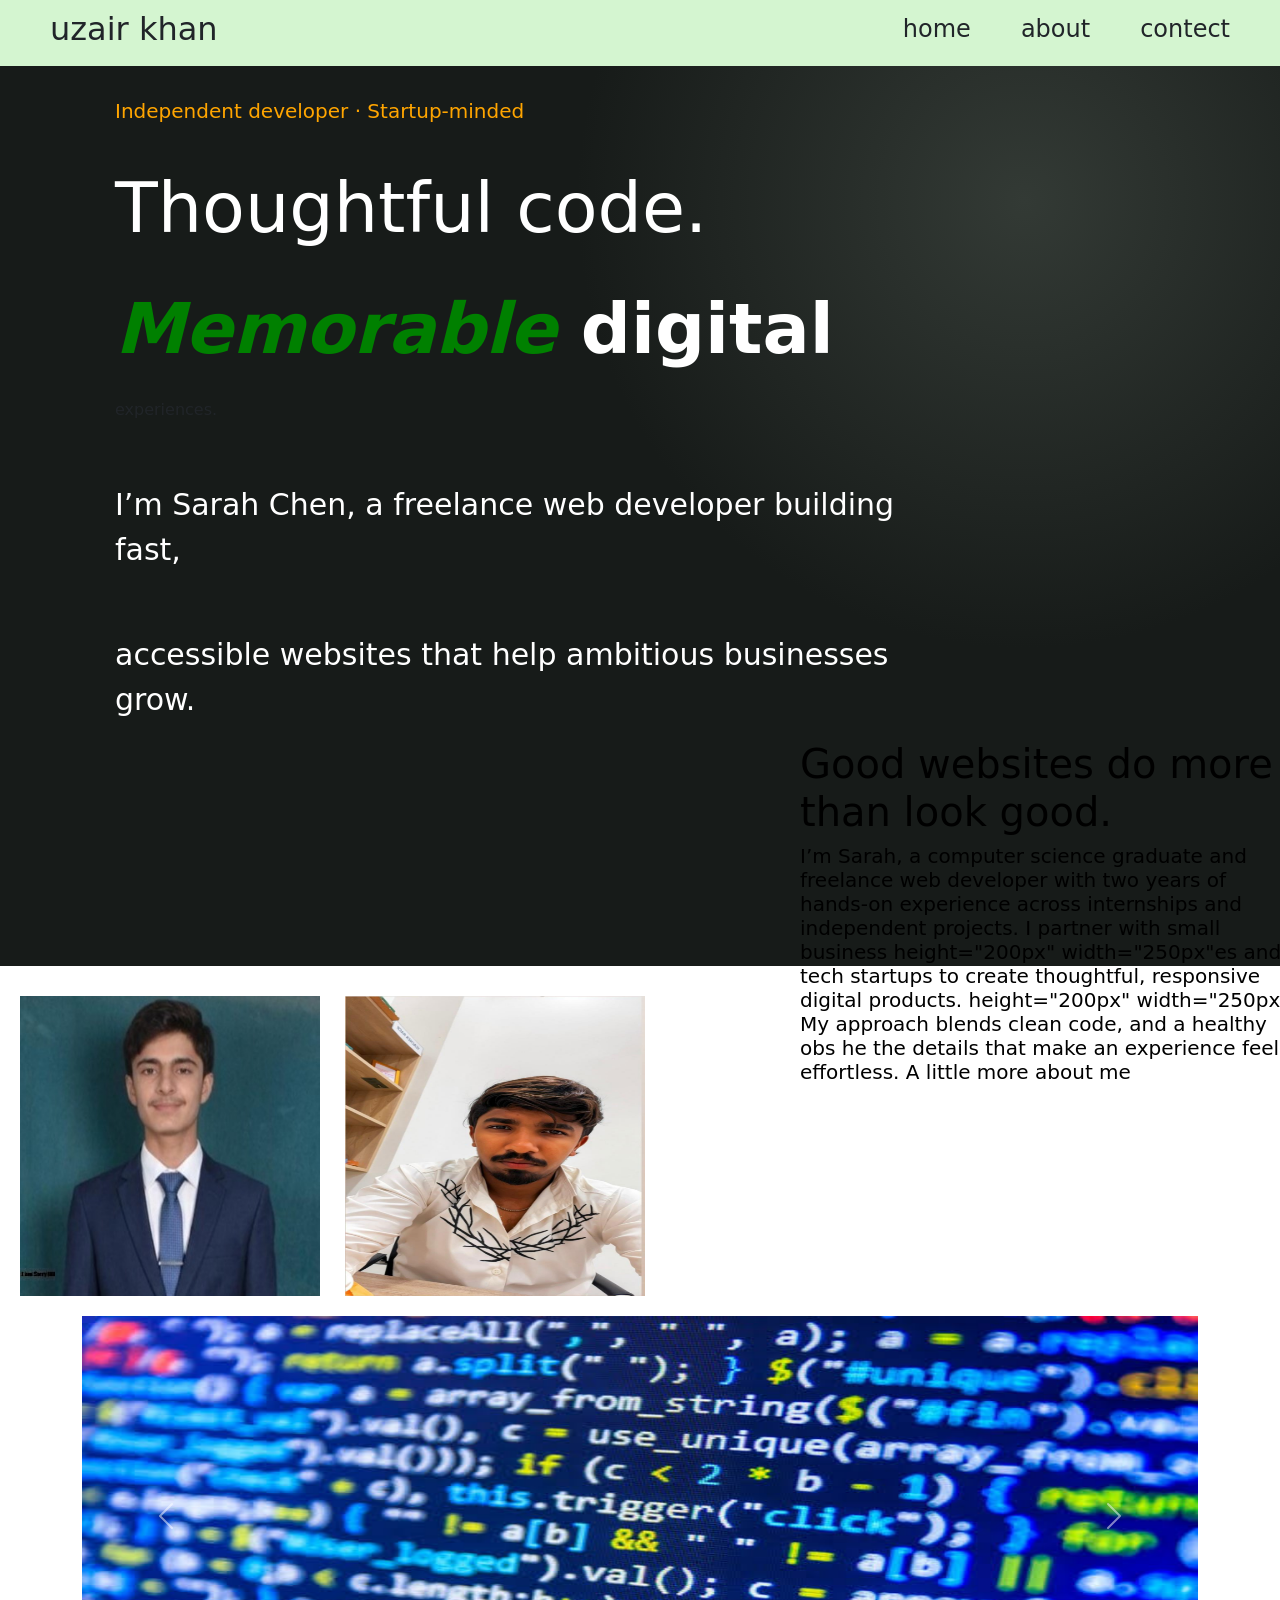
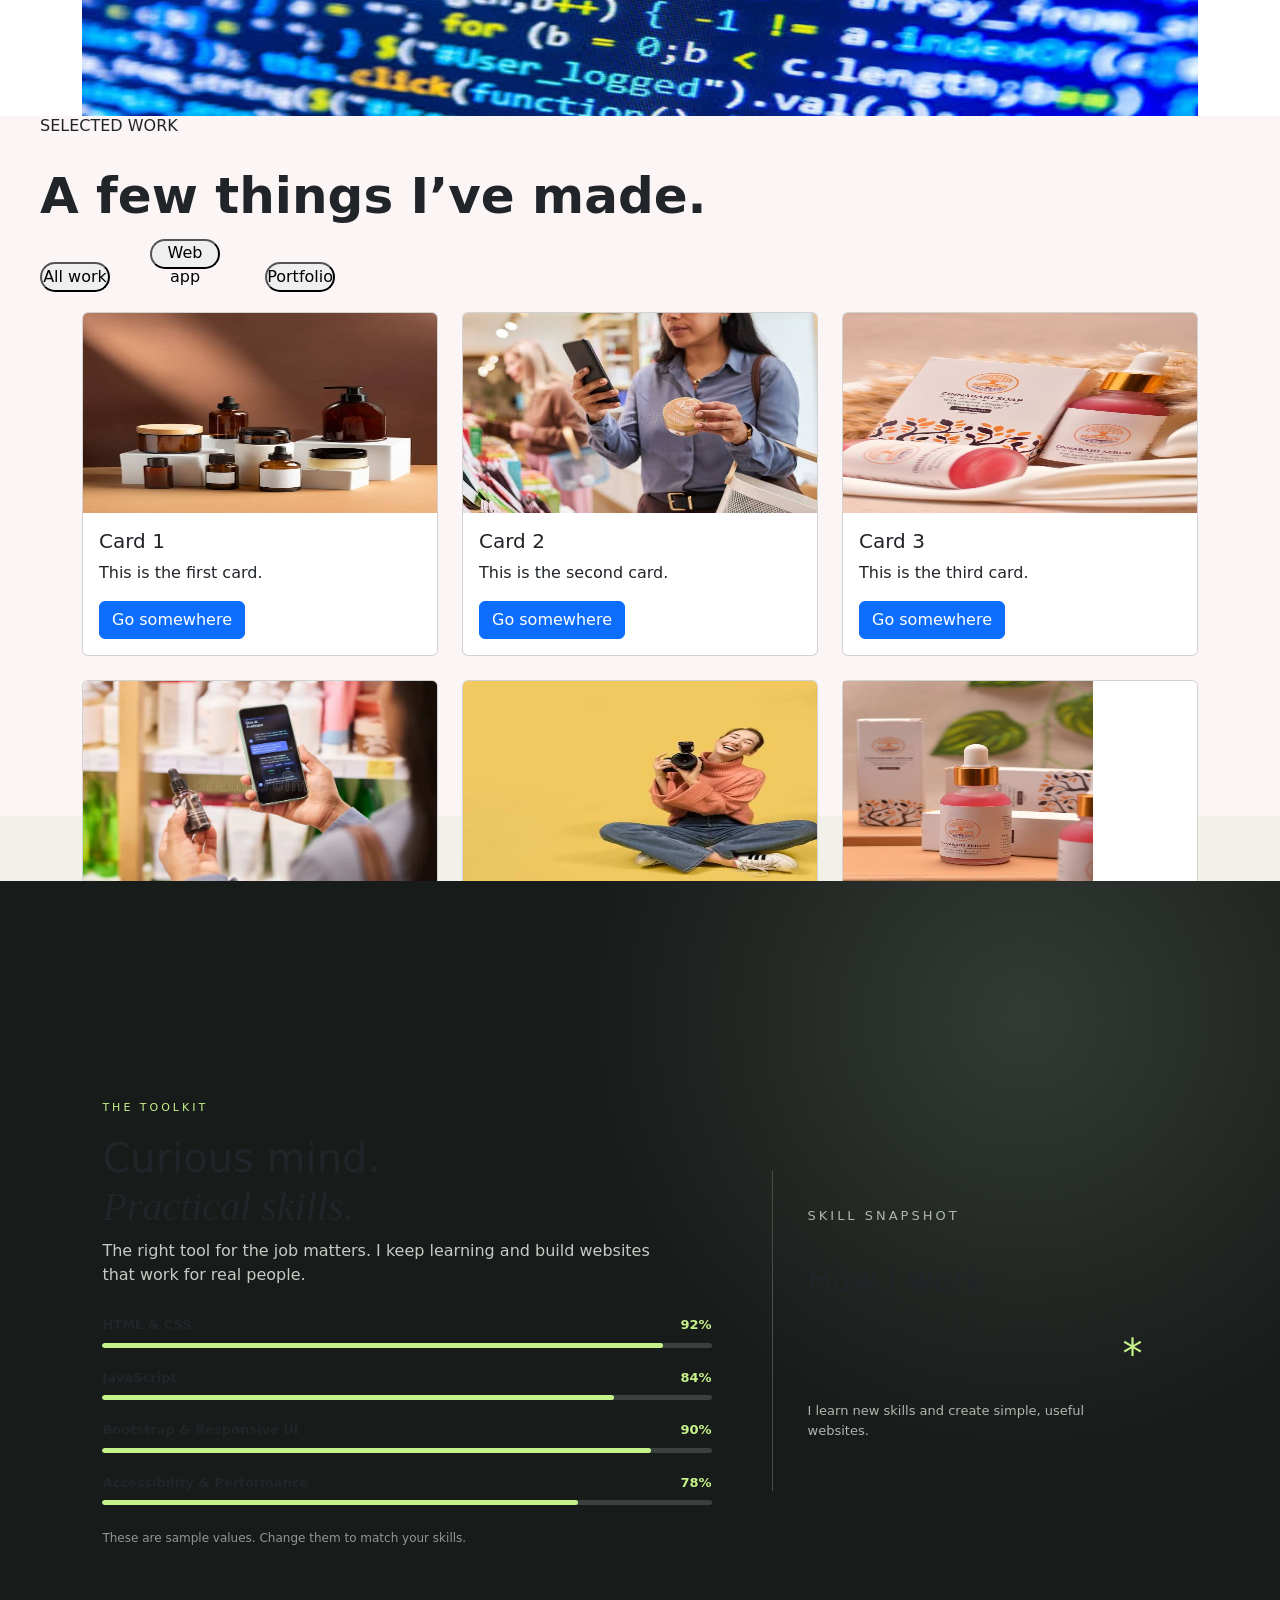
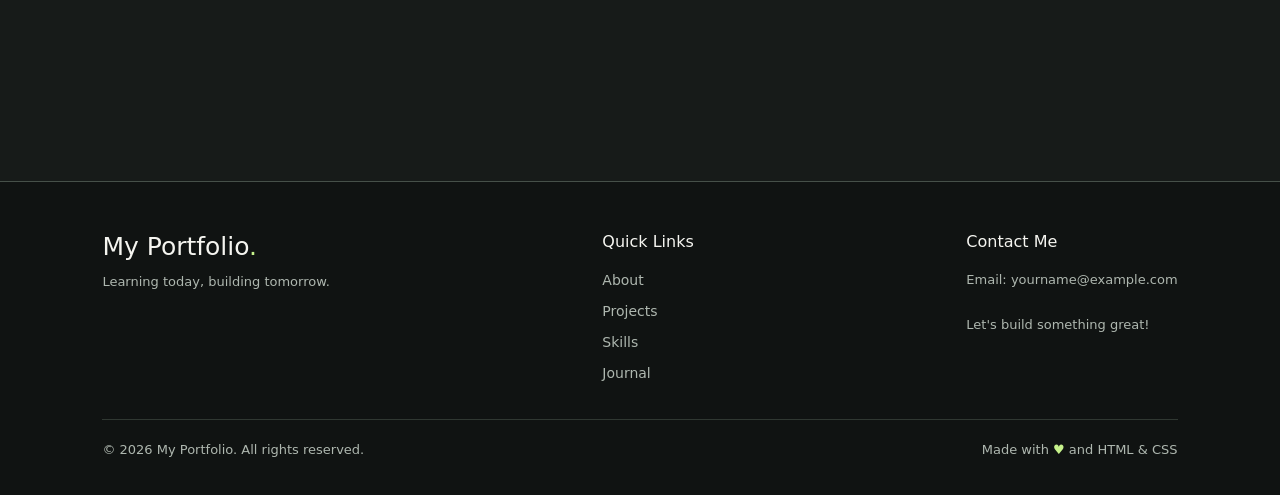
<file: index.html>
<!DOCTYPE html>
<html lang="en">
<head>
    <meta charset="UTF-8">
    <meta name="viewport" content="width=device-width, initial-scale=1.0 height="200px" width="250px"">
    <title>Document</title>
    <link rel="stylesheet" href="style.css">
   <link href="https://cdn.jsdelivr.net/npm/bootstrap@5.0.2/dist/css/bootstrap.min.css" rel="stylesheet" integrity="sha384-EVSTQN3/azprG1Anm3QDgpJLIm9Nao0Yz1ztcQTwFspd3yD65VohhpuuCOmLASjC" crossorigin="anonymous"><script src="https://cdn.jsdelivr.net/npm/bootstrap@5.0.2/dist/js/bootstrap.bundle.min.js" integrity="sha384-MrcW6ZMFYlzcLA8Nl+NtUVF0sA7MsXsP1UyJoMp4YLEuNSfAP+JcXn/tWtIaxVXM" crossorigin="anonymous"></script>

</head>
<body>
            
        <div id="nav">
    <h2>uzair khan</h2>
    <div id="part2">
        <h4>home</h4>
        <h4>about</h4>
        <h4>contect</h4>
        
    </div>
</div>

<section class="hero">
    <video autoplay muted loop playsinline>
        <source src="./coding.mp4" type="video/mp4">
    </video>
    <div class="heading">
        <div class="positionfixed">

            <p class="p1">Independent developer · Startup-minded</p>
            <p class="p2">Thoughtful code.</p>
            <p class="p3"><i class="itag">Memorable</i> digital</p>
           <p class="p4">experiences.</p>
            <p class="paragraph">I’m Sarah Chen, a freelance web developer building fast,</p>
            <p class="paragraph">accessible websites that help ambitious businesses grow.</p>
        </div>
    </div>
   
</section>
 
        

<div>
    <img class="images1" src="./uzair jaan.jpg" alt="" >
   <img class="images2" src="./dost.jpg" alt="">
   <div class="infromation">


        <h1>Good websites do more than look good.</h1>

        <h5>I’m Sarah, a computer science graduate and freelance web developer with two years of hands-on experience across internships and independent projects. I partner with small business height="200px" width="250px"es and tech startups to create thoughtful, responsive digital products. height="200px" width="250px"

My approach blends clean code, and a healthy obs he the details that make an experience feel effortless.

A little more about me </h5>

    </div>
       </div>
    <div class="carousel">

  
    <div class="container fluad">

    <div id="carouselExampleControls" class="carousel slide" data-bs-ride="carousel">
  <div class="carousel-inner">
    <div class="carousel-item active">
      <img src="./coding1.jpg" class="d-block w-100" alt="..." height="400px" width="100%">
    </div>
    <div class="carousel-item">
      <img src="./coding2.jpg" class="d-block w-100" alt="..." height="400px" width="100%">
    </div>
    <div class="carousel-item">
      <img src="./coding3.jpg" class="d-block w-100" alt="..." height="400px" width="100%" >
    </div>
  </div>
  <button class="carousel-control-prev" type="button" data-bs-target="#carouselExampleControls" data-bs-slide="prev">
    <span class="carousel-control-prev-icon" aria-hidden="true"></span>
    <span class="visually-hidden" height="200px" width="250px">Previous</span>
  </button>
  <button class="carousel-control-next" type="button" data-bs-target="#carouselExampleControls" data-bs-slide="next">
    <span class="carousel-control-next-icon" aria-hidden="true"></span>
    <span class="visually-hidden" height="200px" width="250px">Next</span>
  </button>
</div>

    </div>
  </div>
  

</div> 
</div>
</div>

    


    <div class="productcard">
        
    
    <h6>SELECTED WORK</h6>
    <h1 class="afewthing">A few things I’ve made.</h1>
    <button class="butt">All work</bu height="200px" width="250px"tton>
    <button class="butt">Web app</button>
    <button class="butt">Portfolio</button>
   


<div class="com">
<div class="container">
  <div class="row g-4">

    <!-- Card 1 -->
    <div class="col-md-4">
      <div class="card h-100">
        <img src="./1.jpg" class="card-img-top" alt="Card 1" height="200px" width="250px">
        <div class="card-body">
          <h5 class="card-title">Card 1</h5>
          <p class="card-text">This is the first card.</p>
          <a href="#" class="btn btn-primary">Go somewhere</a>
        </div>
      </div>
    </div>

    <!-- Card 2 -->
    <div class="col-md-4">
      <div class="card h-100">
        <img src="./5.jpg" class="card-img-top" alt="Card 2" height="200px" width="250px">
        <div class="card-body">
          <h5 class="card-title">Card 2</h5>
          <p class="card-text">This is the second card.</p>
          <a href="#" class="btn btn-primary">Go somewhere</a>
        </div>
      </div>
    </div>

    <!-- Card 3 -->
    <div class="col-md-4">
      <div class="card h-100">
        <img src="./3.jpg" class="card-img-top" alt="Card 3" height="200px" width="250px">
        <div class="card-body">
          <h5 class="card-title">Card 3</h5>
          <p class="card-text">This is the third card.</p>
          <a href="#" class="btn btn-primary">Go somewhere</a>
        </div>
      </div>
    </div>

    <!-- Card 4 -->
    <div class="col-md-4">
      <div class="card h-100">
        <img src="./6.webp" class="card-img-top" alt="Card 4" height="200px" width="250px">
        <div class="card-body">
          <h5 class="card-title">Card 4</h5>
          <p class="card-text">This is the fourth card.</p>
          <a href="#" class="btn btn-primary">Go somewhere</a>
        </div>
      </div>
    </div>

    <!-- Card 5 -->
    <div class="col-md-4">
      <div class="card h-100">
        <img src="./4.jpg" class="card-img-top" alt="Card 5" height="200px" width="250px">
        <div class="card-body">
          <h5 class="card-title">Card 5</h5>
          <p class="card-text">This is the fifth card.</p>
          <a href="#" class="btn btn-primary">Go somewhere</a>
        </div>
      </div>
    </div>

    <!-- Card 6 -->
    <div class="col-md-4">
      <div class="card h-100">
        <img src="./2.jpg" alt="Card 6" height="200px" width="250px">
        <div class="card-body">
          <h5 class="card-title">Card 6</h5>
          <p class="card-text">This is the sixth card.</p>
          <a href="#" class="btn btn-primary">Go somewhere</a>
        </div>
      </div>
    </div>

  </div>
</div>

</div>
</div>



    <!-- Navbar -->
    <nav>
        <a href="#about">About</a>
        <a href="#projects">Projects</a>
        <a href="#skills">Skills</a>
        <a href="#journal">Journal</a>
    </nav>

    <!-- Main Section -->
    <div class="hero" id="about">

        <!-- Left Side -->
        <div class="left">

            <p class="small-title">THE TOOLKIT</p>

            <h1>
                Curious mind.<br>
                <span>Practical skills.</span>
            </h1>

            <p class="intro">
                The right tool for the job matters.
                I keep learning and build websites
                that work for real people.
            </p>

            <!-- Skills -->
            <div class="skills" id="skills">

                <div class="skill">
                    <div class="skill-name">
                        <b>HTML & CSS</b>
                        <b class="percent">92%</b>
                    </div>
                    <div class="bar">
                        <div class="fill" style="width:92%"></div>
                    </div>
                </div>

                <div class="skill">
                    <div class="skill-name">
                        <b>JavaScript</b>
                        <b class="percent">84%</b>
                    </div>
                    <div class="bar">
                        <div class="fill" style="width:84%"></div>
                    </div>
                </div>

                <div class="skill">
                    <div class="skill-name">
                        <b>Bootstrap & Responsive UI</b>
                        <b class="percent">90%</b>
                    </div>
                    <div class="bar">
                        <div class="fill" style="width:90%"></div>
                    </div>
                </div>

                <div class="skill">
                    <div class="skill-name">
                        <b>Accessibility & Performance</b>
                        <b class="percent">78%</b>
                    </div>
                    <div class="bar">
                        <div class="fill" style="width:78%"></div>
                    </div>
                </div>

            </div>

            <p class="note">
                These are sample values. Change them to match your skills.
            </p>

        </div>

        <!-- Right Side -->
        <div class="right" id="projects">

            <p class="small-title">SKILL SNAPSHOT</p>

            <h2>How I work</h2>

            <div class="star">*</div>

            <p id="journal">
                I learn new skills and create
                simple, useful websites.
            </p>

        </div>

    </div>



<!-- Footer Start -->
<footer class="footer">

    <div class="footer-content">

        <div class="footer-logo">
            <h2>My Portfolio<span>.</span></h2>
            <p>Learning today, building tomorrow.</p>
        </div>

        <div class="footer-links">
            <h3>Quick Links</h3>
            <a href="#about">About</a>
            <a href="#projects">Projects</a>
            <a href="#skills">Skills</a>
            <a href="#journal">Journal</a>
        </div>

        <div class="footer-contact">
            <h3>Contact Me</h3>
            <p>Email: yourname@example.com</p>
            <p>Let's build something great!</p>
        </div>

    </div>

    <div class="footer-bottom">
        <p>&copy; 2026 My Portfolio. All rights reserved.</p>
        <p>Made with <span>♥</span> and HTML & CSS</p>
    </div>

</footer>
<!-- Footer End -->


</body>
</html>
</file>
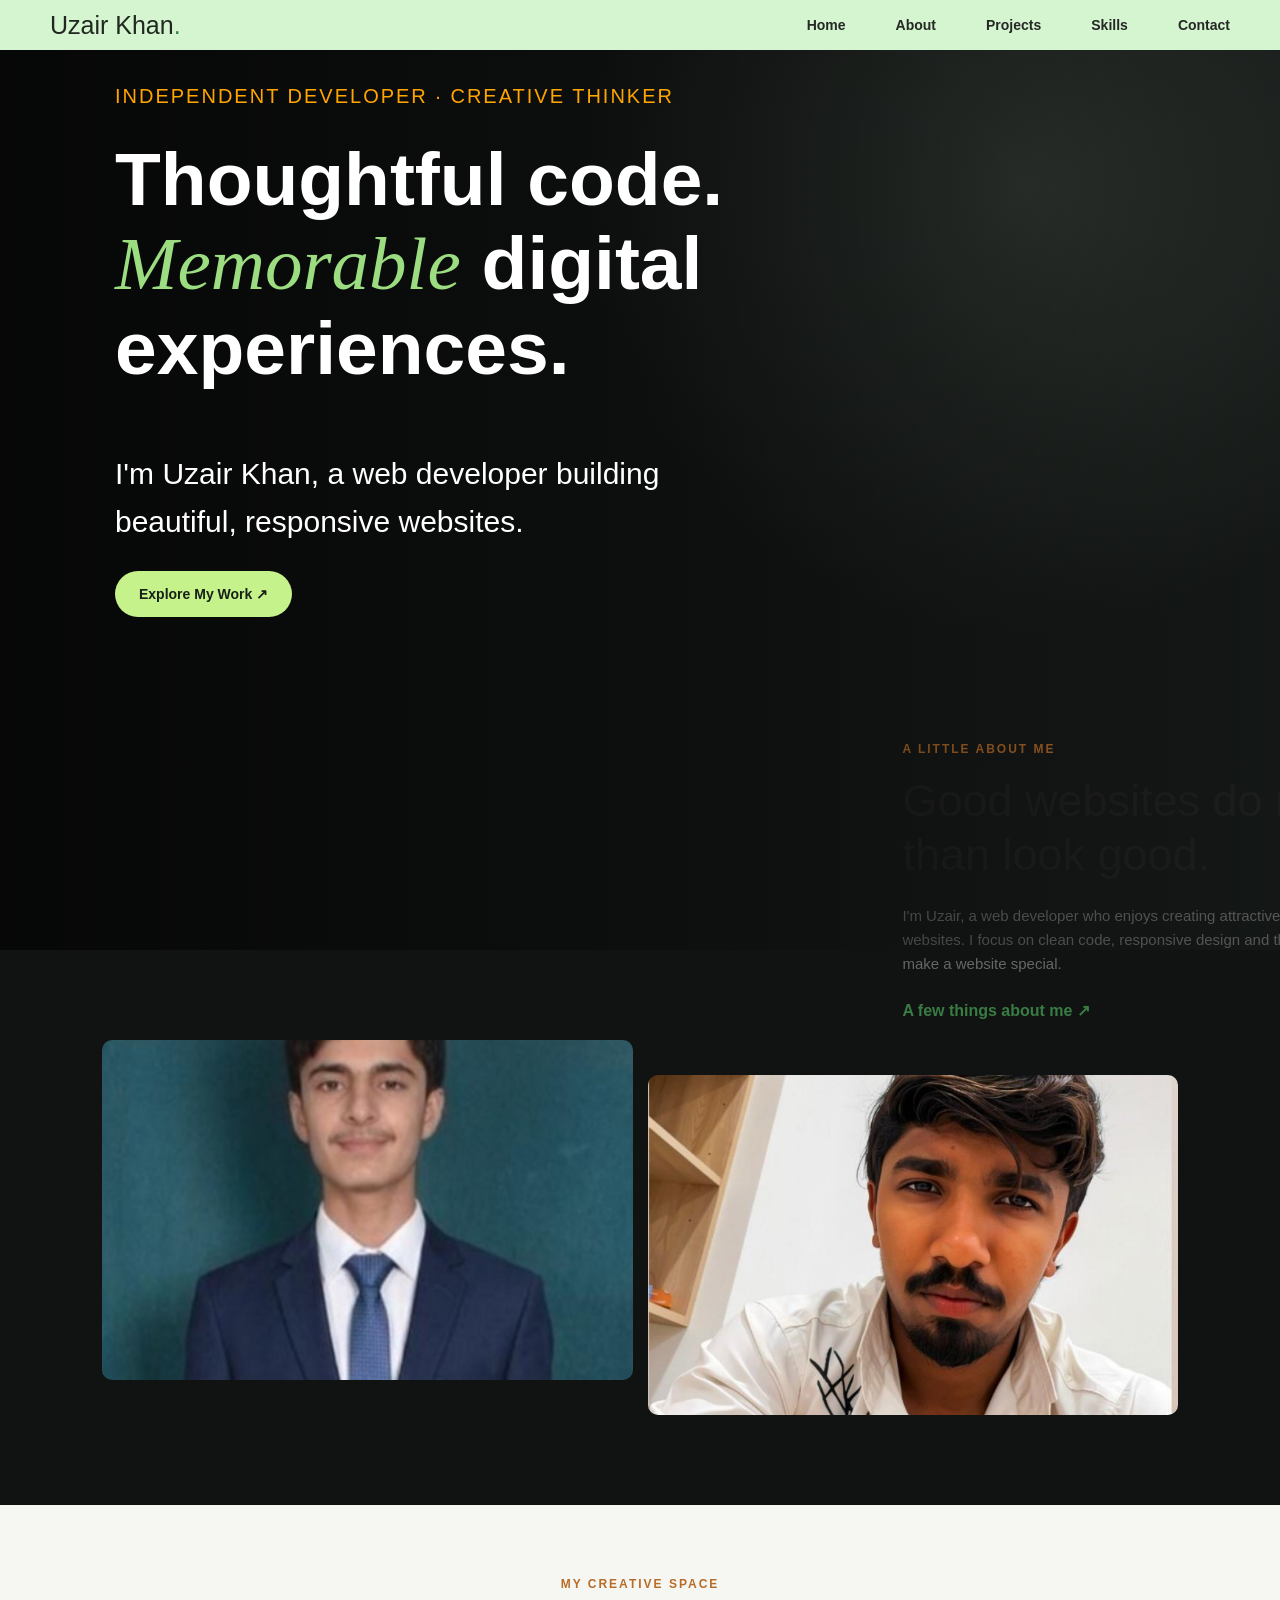
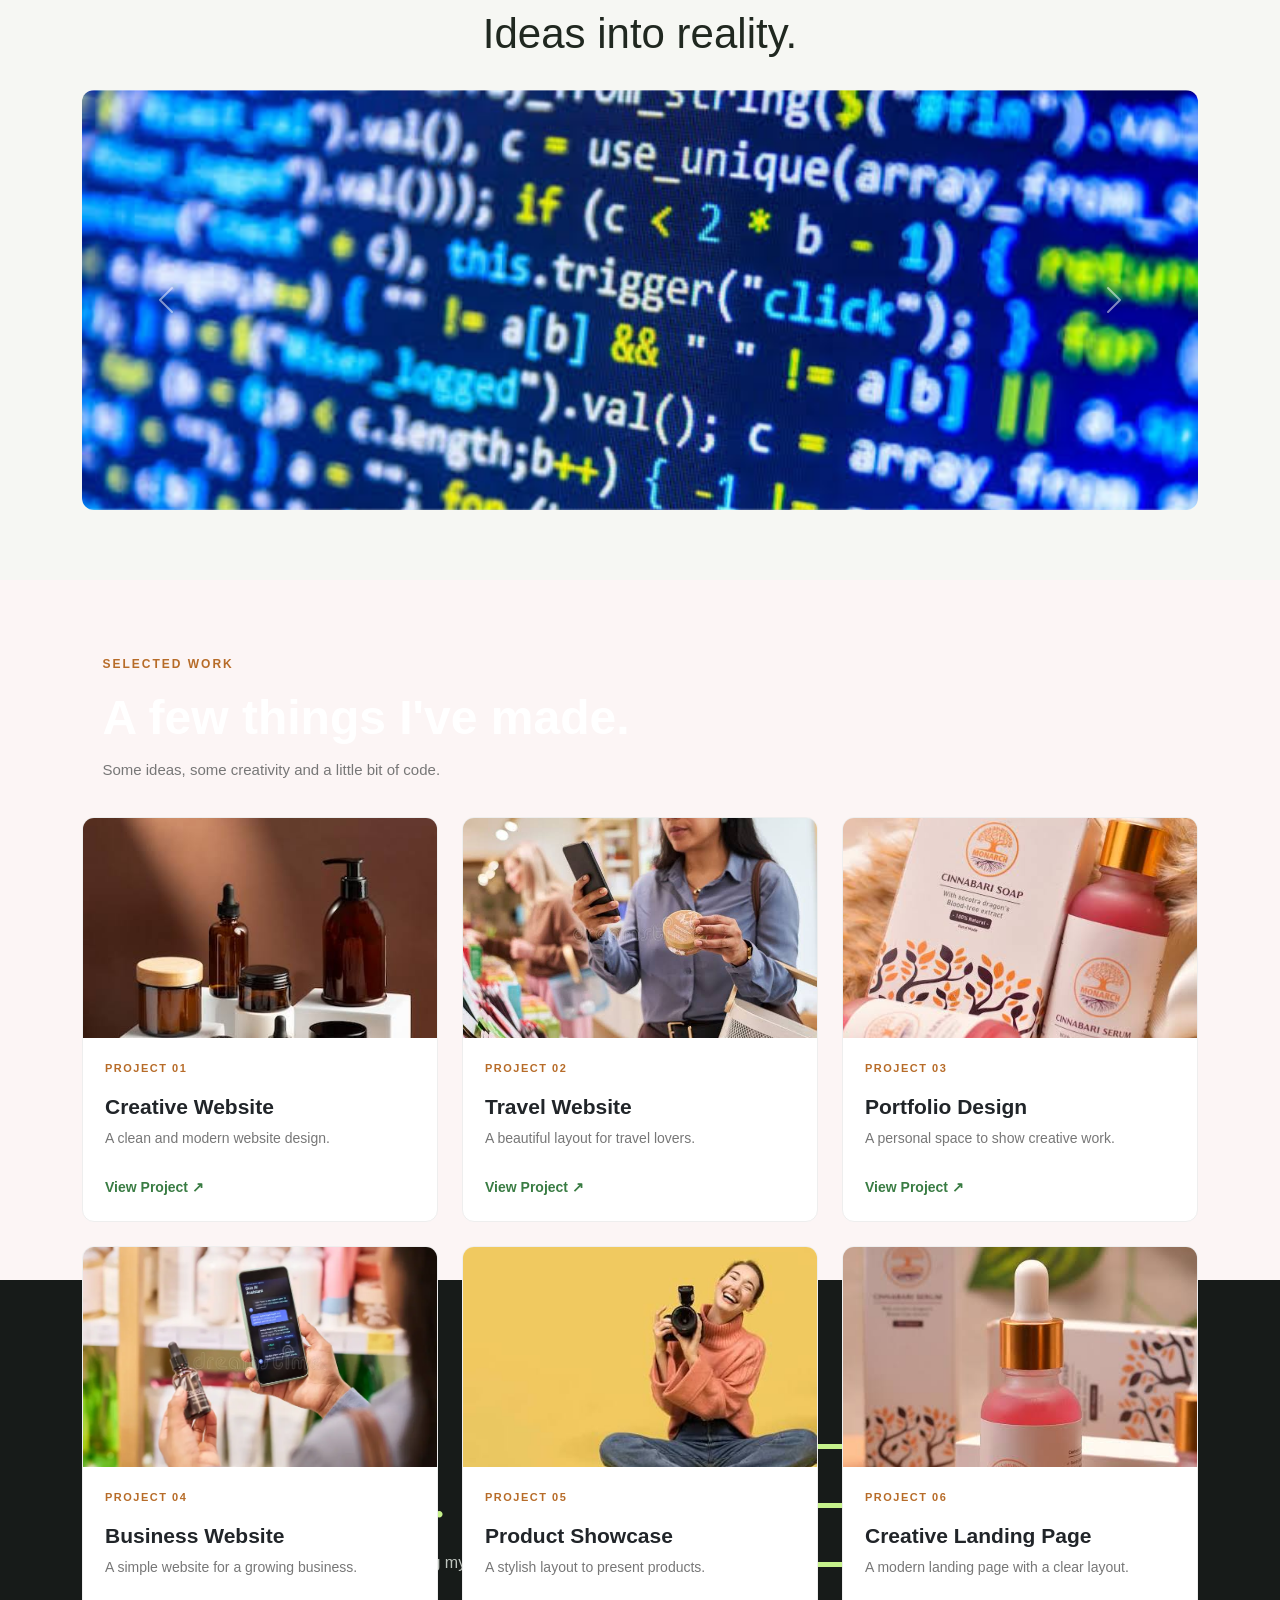
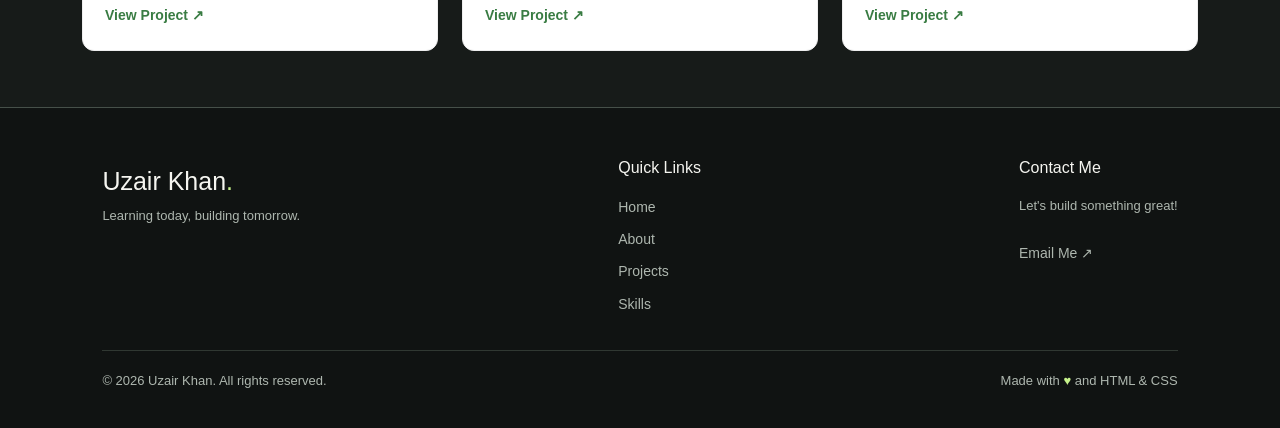
<file: project.html>
<!DOCTYPE html>
<html lang="en">
<head>
    <meta charset="UTF-8">
    <meta name="viewport" content="width=device-width, initial-scale=1.0">
    <title>Document</title>
    <link rel="stylesheet" href="project.css">
</head>
<body>
    


    
<!DOCTYPE html>
<html lang="en">
<head>
    <meta charset="UTF-8">
    <meta name="viewport" content="width=device-width, initial-scale=1.0">

    <title>Uzair Khan | Portfolio</title>

    <!-- Bootstrap CSS -->
    <link href="https://cdn.jsdelivr.net/npm/bootstrap@5.3.3/dist/css/bootstrap.min.css"
          rel="stylesheet">

    <!-- Apni CSS file -->
    <link rel="stylesheet" href="style.css">
</head>

<body>

    <!-- 1. NAVBAR -->
    <nav id="nav">
        <h2>Uzair Khan<span>.</span></h2>

        <div id="part2">
            <a href="#home">Home</a>
            <a href="#about">About</a>
            <a href="#projects">Projects</a>
            <a href="#skills">Skills</a>
            <a href="#contact">Contact</a>
        </div>
    </nav>


    <!-- 2. HERO SECTION WITH VIDEO -->
    <section class="hero" id="home">

        <video autoplay muted loop playsinline>
            <source src="./coding.mp4" type="video/mp4">
        </video>

        <div class="video-overlay"></div>

        <div class="heading">
            <p class="p1">INDEPENDENT DEVELOPER · CREATIVE THINKER</p>

            <h1>
                Thoughtful code.<br>
                <span>Memorable</span> digital<br>
                experiences.
            </h1>

            <p class="paragraph">
                I'm Uzair Khan, a web developer building
                beautiful, responsive websites.
            </p>

            <a href="#projects" class="main-btn">Explore My Work ↗</a>
        </div>

    </section>


    <!-- 3. ABOUT SECTION -->
    <section class="about-section" id="about">

        <div class="about-images">
            <img src="./uzair jaan.jpg" alt="Uzair Khan">
            <img src="./dost.jpg" alt="Creative work">
        </div>

        <div class="infromation">
            <p class="section-label">A LITTLE ABOUT ME</p>

            <h2>Good websites do more than look good.</h2>

            <p>
                I'm Uzair, a web developer who enjoys creating
                attractive and easy-to-use websites.
                I focus on clean code, responsive design
                and the little details that make a website special.
            </p>

            <a href="#contact" class="text-link">
                A few things about me ↗
            </a>
        </div>

    </section>


    <!-- 4. IMAGE CAROUSEL -->
    <section class="gallery-section">

        <div class="section-heading">
            <p class="section-label">MY CREATIVE SPACE</p>
            <h2>Ideas into reality.</h2>
        </div>

        <div class="container">

            <div id="myCarousel"
                 class="carousel slide"
                 data-bs-ride="carousel">

                <div class="carousel-inner">

                    <div class="carousel-item active">
                        <img src="./coding1.jpg"
                             class="d-block w-100"
                             alt="Coding workspace">
                    </div>

                    <div class="carousel-item">
                        <img src="./coding2.jpg"
                             class="d-block w-100"
                             alt="Web development">
                    </div>

                    <div class="carousel-item">
                        <img src="./coding3.jpg"
                             class="d-block w-100"
                             alt="Creative coding project">
                    </div>

                </div>

                <button class="carousel-control-prev"
                        type="button"
                        data-bs-target="#myCarousel"
                        data-bs-slide="prev">

                    <span class="carousel-control-prev-icon"></span>
                </button>

                <button class="carousel-control-next"
                        type="button"
                        data-bs-target="#myCarousel"
                        data-bs-slide="next">

                    <span class="carousel-control-next-icon"></span>
                </button>

            </div>
        </div>
    </section>


    <!-- 5. PROJECT CARDS -->
    <section class="productcard" id="projects">

        <div class="project-heading">
            <p class="section-label">SELECTED WORK</p>

            <h2>A few things I've made.</h2>

            <p>
                Some ideas, some creativity and a little bit of code.
            </p>
        </div>

        <div class="container">
            <div class="row g-4">

                <!-- Card 1 -->
                <div class="col-12 col-md-6 col-lg-4">
                    <div class="card h-100">
                        <img src="./1.jpg" class="card-img-top"
                             alt="Project one">

                        <div class="card-body">
                            <p class="card-label">PROJECT 01</p>
                            <h5 class="card-title">Creative Website</h5>
                            <p class="card-text">
                                A clean and modern website design.
                            </p>
                            <a href="#contact" class="card-link">
                                View Project ↗
                            </a>
                        </div>
                    </div>
                </div>

                <!-- Card 2 -->
                <div class="col-12 col-md-6 col-lg-4">
                    <div class="card h-100">
                        <img src="./5.jpg" class="card-img-top"
                             alt="Project two">

                        <div class="card-body">
                            <p class="card-label">PROJECT 02</p>
                            <h5 class="card-title">Travel Website</h5>
                            <p class="card-text">
                                A beautiful layout for travel lovers.
                            </p>
                            <a href="#contact" class="card-link">
                                View Project ↗
                            </a>
                        </div>
                    </div>
                </div>

                <!-- Card 3 -->
                <div class="col-12 col-md-6 col-lg-4">
                    <div class="card h-100">
                        <img src="./3.jpg" class="card-img-top"
                             alt="Project three">

                        <div class="card-body">
                            <p class="card-label">PROJECT 03</p>
                            <h5 class="card-title">Portfolio Design</h5>
                            <p class="card-text">
                                A personal space to show creative work.
                            </p>
                            <a href="#contact" class="card-link">
                                View Project ↗
                            </a>
                        </div>
                    </div>
                </div>

                <!-- Card 4 -->
                <div class="col-12 col-md-6 col-lg-4">
                    <div class="card h-100">
                        <img src="./6.webp" class="card-img-top"
                             alt="Project four">

                        <div class="card-body">
                            <p class="card-label">PROJECT 04</p>
                            <h5 class="card-title">Business Website</h5>
                            <p class="card-text">
                                A simple website for a growing business.
                            </p>
                            <a href="#contact" class="card-link">
                                View Project ↗
                            </a>
                        </div>
                    </div>
                </div>

                <!-- Card 5 -->
                <div class="col-12 col-md-6 col-lg-4">
                    <div class="card h-100">
                        <img src="./4.jpg" class="card-img-top"
                             alt="Project five">

                        <div class="card-body">
                            <p class="card-label">PROJECT 05</p>
                            <h5 class="card-title">Product Showcase</h5>
                            <p class="card-text">
                                A stylish layout to present products.
                            </p>
                            <a href="#contact" class="card-link">
                                View Project ↗
                            </a>
                        </div>
                    </div>
                </div>

                <!-- Card 6 -->
                <div class="col-12 col-md-6 col-lg-4">
                    <div class="card h-100">
                        <img src="./2.jpg" class="card-img-top"
                             alt="Project six">

                        <div class="card-body">
                            <p class="card-label">PROJECT 06</p>
                            <h5 class="card-title">Creative Landing Page</h5>
                            <p class="card-text">
                                A modern landing page with a clear layout.
                            </p>
                            <a href="#contact" class="card-link">
                                View Project ↗
                            </a>
                        </div>
                    </div>
                </div>

            </div>
        </div>
    </section>


    <!-- 6. SKILLS SECTION -->
    <section class="skills-section" id="skills">

        <div class="skills-left">
            <p class="section-label">THE TOOLKIT</p>

            <h2>Curious mind.<br>
                <span>Practical skills.</span>
            </h2>

            <p>
                I keep learning new technologies and improving
                my skills to build better websites.
            </p>
        </div>

        <div class="skills-right">

            <div class="skill">
                <div class="skill-name">
                    <b>HTML & CSS</b>
                    <b>90%</b>
                </div>
                <div class="bar">
                    <div class="fill" style="width:90%"></div>
                </div>
            </div>

            <div class="skill">
                <div class="skill-name">
                    <b>Bootstrap</b>
                    <b>85%</b>
                </div>
                <div class="bar">
                    <div class="fill" style="width:85%"></div>
                </div>
            </div>

            <div class="skill">
                <div class="skill-name">
                    <b>JavaScript</b>
                    <b>65%</b>
                </div>
                <div class="bar">
                    <div class="fill" style="width:65%"></div>
                </div>
            </div>

        </div>
    </section>


    <!-- 7. FOOTER -->
    <footer class="footer" id="contact">

        <div class="footer-content">

            <div class="footer-logo">
                <h2>Uzair Khan<span>.</span></h2>
                <p>Learning today, building tomorrow.</p>
            </div>

            <div class="footer-links">
                <h3>Quick Links</h3>
                <a href="#home">Home</a>
                <a href="#about">About</a>
                <a href="#projects">Projects</a>
                <a href="#skills">Skills</a>
            </div>

            <div class="footer-contact">
                <h3>Contact Me</h3>
                <p>Let's build something great!</p>
                <a href="mailto:yourname@example.com">
                    Email Me ↗
                </a>
            </div>

        </div>

        <div class="footer-bottom">
            <p>© 2026 Uzair Khan. All rights reserved.</p>
            <p>Made with <span>♥</span> and HTML & CSS</p>
        </div>

    </footer>


    <!-- Bootstrap JavaScript: carousel ke liye -->
    <script src="https://cdn.jsdelivr.net/npm/bootstrap@5.3.3/dist/js/bootstrap.bundle.min.js"></script>

</body>
</html>

</body>
</html>
</file>
<file: style.css>
*{
    padding: 0;
    margin: 0;
    box-sizing: border-box;
   }
   html,
   body{
    height: 100%;
    width: 100%;
   }
  #nav {
    
    background-color: rgb(212, 245, 208);
    display: flex;
    align-items: center;
    justify-content: space-between;
    padding: 10px 50px;
    font-size: 10px;
    
  }
  #part2{
    font-size: 5px;
    display: flex;
    gap:  50px;
  }
   
.hero {
    position: relative;
    height: 100vh;
    overflow: hidden;
}

.hero video {
    position: absolute;
    top: 0;
    left: 0;
    width: 100%;
    height: 100%;
    object-fit: cover;
    z-index: 0;
}

.heading {
    position: absolute;
    z-index: 1;
    top: 0;
    left: 115px;
    height: 650px;
    width: 800px;
}

.positionfixed {
    position: static;
}

        .p1{
            color: orange;
            font-size: 20px;
            margin-top: 30px;
        }
        .p2{
            
            color: white;
            font-size: 70px;
            margin-top: 30px;
        }
         .itag{
              color: green;
            font-size: 70px;
            font-weight: 900;
            /* margin-top: 30px; */
        }
          .p3{
            font-weight: 700;
            color: white;
            font-size: 70px;
            /* margin-top: 30px; */
        }
         /* .p4{ */
     
        .paragraph{
            font-size: 30px;
            color: white;
            margin-top: 60px;
        }
        /* .buttonn{ */
            /* z-index: -1; */
            /* color: red; */
        /* } */
        .images1{
            margin-top: 30px;
            margin-left: 20px;
            gap: 10px;
            height: 300px;
            width: 300px;
        }
         .images2{
            height: 300px;
            width: 300px;
            margin-top: 30px;
            margin-left: 20px;
            gap: 10px;
        }
        .infromation{
            position: absolute;
            top: 740px;
            margin-left: 800px;
            height: 300px;
            width: 500px;
            color: black;
            /* background-color: red; */
        }
        h1{
            font-weight: 600;
            font-size: 50px;
        }
        .productcard{
            background-color: rgb(252, 245, 245);
            height: 700px;
            width: 100%;
        }
        h6{
            color: chocolate;
            margin-left: 40px;
            margin-top: 20px;
        }
        .afewthing{
            font-size: 50px;
            font-weight: 700;
            margin-left: 40px;
            margin-top: 30px;
        }

        .butt{
            border-radius: 20px;
            margin-left: 40px;
            margin-top: 5px;
            height: 30px;
            width: 70px;
          
        }
        button:hover{
            background-color: black;
            color: white;
        }
        .carousel{
            margin-top: 20px;
        }
        .com{
            margin-top: 20px;
        }
        
/* Basic Settings */
* {
    margin: 0;
    padding: 0;
    box-sizing: border-box;
}

body {
    font-family: Arial, sans-serif;
    background: #101312;
    color: white;
    line-height: 1.6;
}

/* Navbar */
nav {
    display: flex;
    justify-content: flex-end;
    gap: 28px;
    padding: 22px 8%;
    background: #f1f0e9;
}

nav a {
    color: #252825;
    text-decoration: none;
    font-size: 14px;
}

/* Main Section */
.hero {
    min-height: 85vh;
    padding: 70px 8%;
    display: grid;
    grid-template-columns: 1.2fr 0.8fr;
    gap: 60px;
    align-items: center;
    background:
        radial-gradient(circle at 80% 15%, #333a35, transparent 35%),
        #171b19;
}

/* Small Heading */
.small-title {
    color: #c6f28b;
    font-size: 11px;
    letter-spacing: 3px;
    margin-bottom: 18px;
}

/* Main Heading */
h1 {
    font-size: clamp(40px, 6vw, 72px);
    line-height: 1.1;
    margin-bottom: 24px;
}

h1 span {
    font-family: Georgia, serif;
    font-style: italic;
    font-weight: normal;
}

/* Introduction */
.intro {
    color: #c5cbc5;
    max-width: 570px;
    margin-bottom: 28px;
}

/* Skills */
.skill {
    margin: 20px 0;
}

.skill-name {
    display: flex;
    justify-content: space-between;
    gap: 12px;
    font-size: 13px;
    margin-bottom: 8px;
}

.percent {
    color: #c6f28b;
}

/* Progress Bar */
.bar {
    height: 5px;
    background: #3a403c;
    border-radius: 10px;
    overflow: hidden;
}

.fill {
    height: 100%;
    background: #c6f28b;
    border-radius: 10px;
}

/* Bottom Text */
.note {
    color: #8f9991;
    font-size: 12px;
    margin-top: 24px;
}

/* Right Section */
.right {
    border-left: 1px solid #465049;
    padding: 35px;
    min-height: 320px;
    display: flex;
    flex-direction: column;
    justify-content: space-between;
}

h2 {
    font-size: 30px;
    margin-top: 8px;
}

.right p {
    color: #aeb7af;
    font-size: 13px;
}

.star {
    color: #c6f28b;
    font-size: 40px;
    text-align: right;
}

/* Mobile Responsive */
@media (max-width: 700px) {
    nav {
        justify-content: center;
        flex-wrap: wrap;
        gap: 16px;
    }

    .hero {
        grid-template-columns: 1fr;
        padding: 45px 7%;
        gap: 35px;
    }

    .right {
        border-left: none;
        border-top: 1px solid #465049;
        padding: 28px 0 0;
        min-height: 220px;
    }
}

/* Footer */
.footer {
    background: #101312;
    color: #f5f5f0;
    padding: 50px 8% 20px;
    border-top: 1px solid #465049;
}

.footer-content {
    display: flex;
    justify-content: space-between;
    flex-wrap: wrap;
    gap: 35px;
    padding-bottom: 35px;
}

.footer-logo h2 {
    font-size: 25px;
    margin-bottom: 10px;
}

.footer-logo h2 span {
    color: #c6f28b;
}

.footer p {
    color: #aeb7af;
    font-size: 13px;
}

.footer-links,
.footer-contact {
    display: flex;
    flex-direction: column;
    gap: 10px;
}

.footer h3 {
    font-size: 16px;
    margin-bottom: 8px;
}

.footer-links a {
    color: #aeb7af;
    text-decoration: none;
    font-size: 14px;
}

.footer-links a:hover {
    color: #c6f28b;
}

.footer-bottom {
    border-top: 1px solid #303832;
    padding-top: 20px;
    display: flex;
    justify-content: space-between;
    flex-wrap: wrap;
    gap: 12px;
}

.footer-bottom span {
    color: #c6f28b;
}

/* Mobile Footer */
@media (max-width: 600px) {
    .footer-content {
        flex-direction: column;
        gap: 30px;
    }

    .footer-bottom {
        flex-direction: column;
        text-align: center;
    }
}
</file>
<file: project.css>
/* =================================
   1. BASIC SETTINGS
================================= */

* {
    margin: 0;
    padding: 0;
    box-sizing: border-box;
}

html {
    scroll-behavior: smooth;
}

body {
    font-family: Arial, sans-serif;
    color: #222;
    background: #fff;
    line-height: 1.6;
}

img {
    max-width: 100%;
}


/* =================================
   2. NAVBAR
================================= */

#nav {
    background: rgb(212, 245, 208);
    display: flex;
    align-items: center;
    justify-content: space-between;
    padding: 15px 6%;
}

#nav h2 {
    font-size: 25px;
    color: #202820;
    margin: 0;
}

#nav h2 span {
    color: #39834a;
}

#part2 {
    display: flex;
    align-items: center;
    gap: 30px;
}

#part2 a {
    color: #252825;
    font-size: 14px;
    font-weight: 600;
    text-decoration: none;
    transition: color 0.3s;
}

#part2 a:hover {
    color: #39834a;
}


/* =================================
   3. HERO SECTION / VIDEO
================================= */

.hero {
    position: relative;
    min-height: 650px;
    height: 90vh;
    overflow: hidden;
    display: flex;
    align-items: center;
    padding: 50px 9%;
    background: #151915;
}

.hero video {
    position: absolute;
    inset: 0;
    width: 100%;
    height: 100%;
    object-fit: cover;
    filter: brightness(55%);
    z-index: 0;
}

.video-overlay {
    position: absolute;
    inset: 0;
    background: linear-gradient(
        90deg,
        rgba(0, 0, 0, 0.75),
        rgba(0, 0, 0, 0.15)
    );
    z-index: 1;
}

.heading {
    position: relative;
    z-index: 2;
    max-width: 850px;
    width: 100%;
}

.p1 {
    color: #e8a45a;
    font-size: 13px;
    letter-spacing: 2px;
    margin-bottom: 25px;
}

.heading h1 {
    color: white;
    font-size: clamp(40px, 6vw, 75px);
    font-weight: 700;
    line-height: 1.12;
    margin-bottom: 25px;
}

.heading h1 span {
    color: #9bdd80;
    font-family: Georgia, serif;
    font-style: italic;
}

.paragraph {
    color: #f0f0f0;
    font-size: 18px;
    max-width: 580px;
    margin-bottom: 25px;
}

.main-btn {
    display: inline-block;
    background: #c6f28b;
    color: #172016;
    padding: 12px 24px;
    border-radius: 30px;
    text-decoration: none;
    font-size: 14px;
    font-weight: 700;
    transition: 0.3s;
}

.main-btn:hover {
    background: white;
    color: #172016;
    transform: translateY(-2px);
}


/* =================================
   4. ABOUT SECTION
================================= */

.about-section {
    display: flex;
    align-items: center;
    gap: 60px;
    padding: 90px 8%;
}

.about-images {
    flex: 1;
    display: grid;
    grid-template-columns: 1fr 1fr;
    gap: 15px;
}

.about-images img {
    width: 100%;
    height: 340px;
    object-fit: cover;
    border-radius: 10px;
}

.about-images img:nth-child(2) {
    margin-top: 35px;
}

.infromation {
    flex: 1;
    max-width: 550px;
}

.section-label {
    color: #b76c29;
    font-size: 12px;
    font-weight: 700;
    letter-spacing: 2px;
    margin-bottom: 15px;
}

.infromation h2 {
    color: #222;
    font-size: clamp(30px, 4vw, 45px);
    line-height: 1.2;
    margin-bottom: 22px;
}

.infromation p:not(.section-label) {
    color: #666;
    font-size: 15px;
    margin-bottom: 22px;
}

.text-link {
    color: #397c43;
    text-decoration: none;
    font-weight: 700;
}

.text-link:hover {
    text-decoration: underline;
}


/* =================================
   5. IMAGE CAROUSEL
================================= */

.gallery-section {
    background: #f6f7f3;
    padding: 70px 0;
}

.section-heading {
    text-align: center;
    margin-bottom: 30px;
}

.section-heading h2 {
    font-size: clamp(30px, 4vw, 42px);
    color: #202820;
}

#myCarousel {
    overflow: hidden;
    border-radius: 12px;
}

#myCarousel .carousel-item img {
    width: 100%;
    height: 420px;
    object-fit: cover;
}


/* =================================
   6. PROJECT CARDS
================================= */

.productcard {
    background: #fcfaf7;
    padding: 75px 0;
}

.project-heading {
    padding: 0 8%;
    margin-bottom: 35px;
}

.project-heading h2 {
    font-size: clamp(32px, 4vw, 48px);
    font-weight: 700;
    margin-bottom: 12px;
}

.project-heading > p:last-child {
    color: #777;
    font-size: 15px;
}

.card {
    background: white;
    border: 1px solid #eee !important;
    border-radius: 12px !important;
    overflow: hidden;
    transition: transform 0.3s, box-shadow 0.3s;
}

.card:hover {
    transform: translateY(-6px);
    box-shadow: 0 12px 30px rgba(0, 0, 0, 0.1);
}

.card-img-top {
    height: 220px;
    width: 100%;
    object-fit: cover;
}

.card-body {
    padding: 22px !important;
}

.card-label {
    color: #b76c29;
    font-size: 11px;
    letter-spacing: 1.5px;
    font-weight: 700;
}

.card-title {
    font-size: 21px;
    font-weight: 700;
    margin: 10px 0;
}

.card-text {
    color: #777;
    font-size: 14px;
}

.card-link {
    display: inline-block;
    color: #397c43;
    font-size: 14px;
    font-weight: 700;
    text-decoration: none;
    margin-top: 10px;
}

.card-link:hover {
    color: #1b5125;
}


/* =================================
   7. SKILLS SECTION
================================= */

.skills-section {
    display: grid;
    grid-template-columns: 1fr 1fr;
    gap: 70px;
    align-items: center;
    padding: 90px 8%;
    background: #171b19;
    color: white;
}

.skills-left h2 {
    font-size: clamp(35px, 5vw, 55px);
    line-height: 1.15;
    margin-bottom: 20px;
}

.skills-left h2 span {
    color: #c6f28b;
    font-family: Georgia, serif;
    font-style: italic;
    font-weight: 400;
}

.skills-left > p:last-child {
    color: #bfc5bf;
    max-width: 450px;
}

.skills-right .skill {
    margin-bottom: 25px;
}

.skill-name {
    display: flex;
    justify-content: space-between;
    gap: 15px;
    font-size: 14px;
    margin-bottom: 9px;
}

.skill-name b:last-child {
    color: #c6f28b;
}

.bar {
    height: 6px;
    border-radius: 10px;
    background: #3a403c;
    overflow: hidden;
}

.fill {
    height: 100%;
    background: #c6f28b;
    border-radius: 10px;
}


/* =================================
   8. FOOTER
================================= */

.footer {
    background: #101312;
    color: #f5f5f0;
    padding: 50px 8% 20px;
    border-top: 1px solid #303832;
}

.footer-content {
    display: flex;
    justify-content: space-between;
    flex-wrap: wrap;
    gap: 35px;
    padding-bottom: 35px;
}

.footer-logo h2 {
    font-size: 25px;
    margin-bottom: 10px;
}

.footer-logo h2 span {
    color: #c6f28b;
}

.footer p {
    color: #aeb7af;
    font-size: 13px;
}

.footer-links,
.footer-contact {
    display: flex;
    flex-direction: column;
    gap: 10px;
}

.footer h3 {
    font-size: 16px;
    margin-bottom: 8px;
}

.footer-links a,
.footer-contact a {
    color: #aeb7af;
    text-decoration: none;
    font-size: 14px;
}

.footer-links a:hover,
.footer-contact a:hover {
    color: #c6f28b;
}

.footer-bottom {
    border-top: 1px solid #303832;
    padding-top: 20px;
    display: flex;
    justify-content: space-between;
    flex-wrap: wrap;
    gap: 12px;
}

.footer-bottom span {
    color: #c6f28b;
}


/* =================================
   9. MOBILE RESPONSIVE DESIGN
================================= */

@media (max-width: 768px) {

    #nav {
        flex-direction: column;
        gap: 15px;
        padding: 18px;
    }

    #part2 {
        justify-content: center;
        flex-wrap: wrap;
        gap: 15px;
    }

    .hero {
        min-height: 600px;
        height: auto;
        padding: 70px 7%;
    }

    .about-section {
        flex-direction: column;
        padding: 55px 7%;
        gap: 35px;
    }

    .about-images {
        width: 100%;
    }

    .about-images img {
        height: 240px;
    }

    .infromation {
        width: 100%;
    }

    #myCarousel .carousel-item img {
        height: 280px;
    }

    .productcard {
        padding: 55px 0;
    }

    .project-heading {
        padding: 0 6%;
    }

    .skills-section {
        grid-template-columns: 1fr;
        gap: 35px;
        padding: 60px 7%;
    }

    .footer-content {
        flex-direction: column;
        gap: 30px;
    }

    .footer-bottom {
        flex-direction: column;
        text-align: center;
    }
}
</file>
